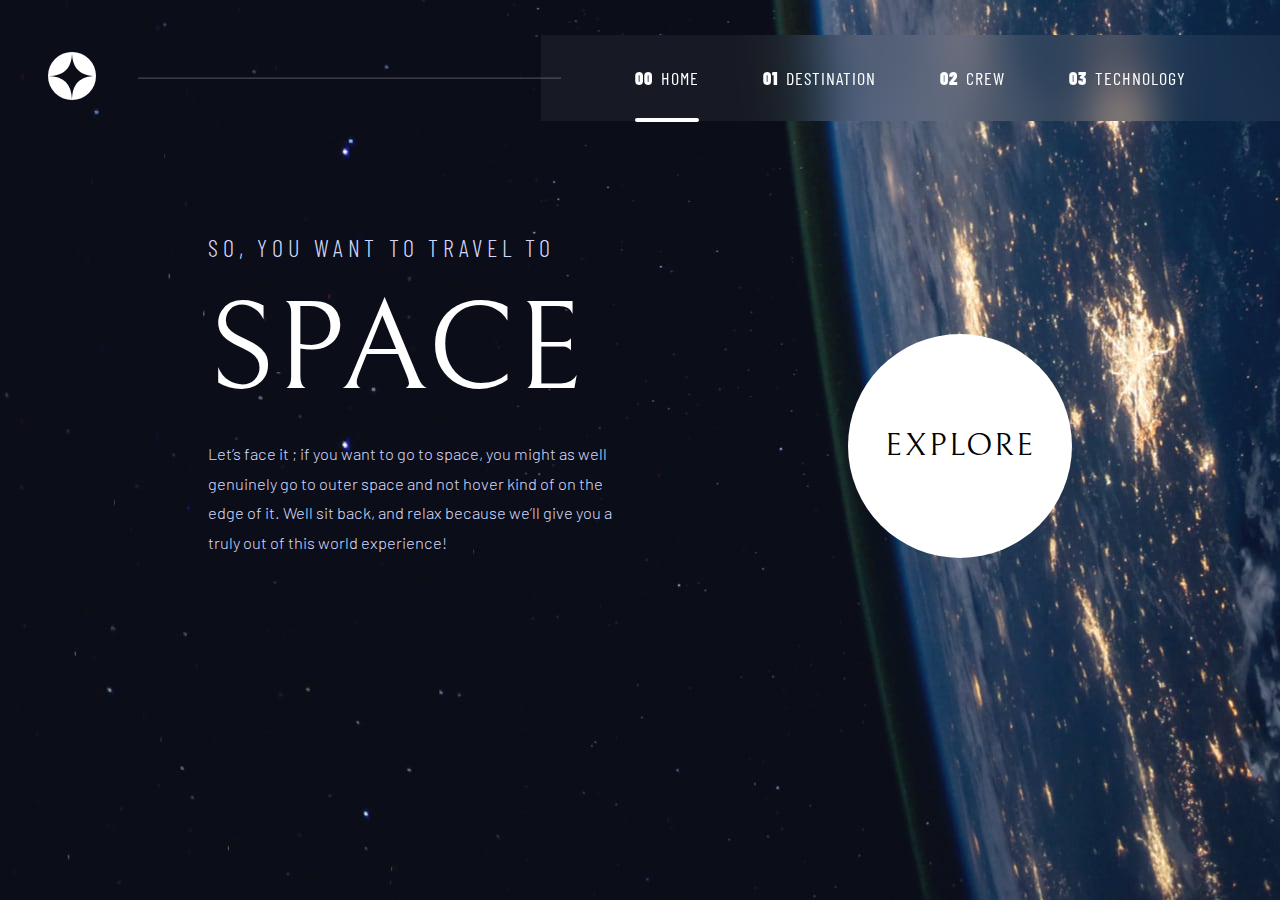
<file: index.html>
<!DOCTYPE html>
<html lang="en">
  <head>
    <meta charset="UTF-8" />
    <meta name="viewport" content="width=device-width, initial-scale=1.0" />

    <link
      rel="icon"
      type="image/png"
      sizes="32x32"
      href="./starter-code/assets/favicon-32x32.png"
    />
    <link rel="stylesheet" href="./css/general.css" />
    <link rel="stylesheet" href="./css/index.css" />
    <link rel="stylesheet" href="./css/font_bg.css" />
    <title>Space tourism</title>
  </head>
  <body>
    <header>
      <div id="logo">
        <a href="./index.html">
          <img src="./starter-code/assets/shared/logo.svg" alt="logo" />
        </a>
      </div>
      <hr />
      <nav>
        <ul>
          <li>
            <a href="index.html"><span> 00 </span> HOME</a>
          </li>
          <li>
            <a href="destination.html"><span> 01 </span> Destination</a>
          </li>
          <li>
            <a href="crew.html"><span> 02 </span> Crew</a>
          </li>
          <li>
            <a href="technology.html"><span> 03 </span> Technology</a>
          </li>
        </ul>
      </nav>
      <img
        id="hamburger"
        onclick="openMenu()"
        src="/starter-code/assets/shared/icon-hamburger.svg"
        alt="hamburger"
      />
    </header>
    <main>
      <div class="leftSection">
        <h3 class="light-blue">So, you want to travel to</h3>
        <h1 class="clr-white">Space</h1>
        <div class="para">
          <p class="light-blue">
            Let&#8217;s face it ; if you want to go to space, you might as well
            genuinely go to outer space and not hover kind of on the edge of it.
            Well sit back, and relax because we&#8217;ll give you a truly out of
            this world experience!
          </p>
        </div>
      </div>
      <div class="rightSection">
        <div class="Explore bg-white">Explore</div>
      </div>
    </main>
  </body>
  <script src="./js/index.js"></script>
</html>
</file>
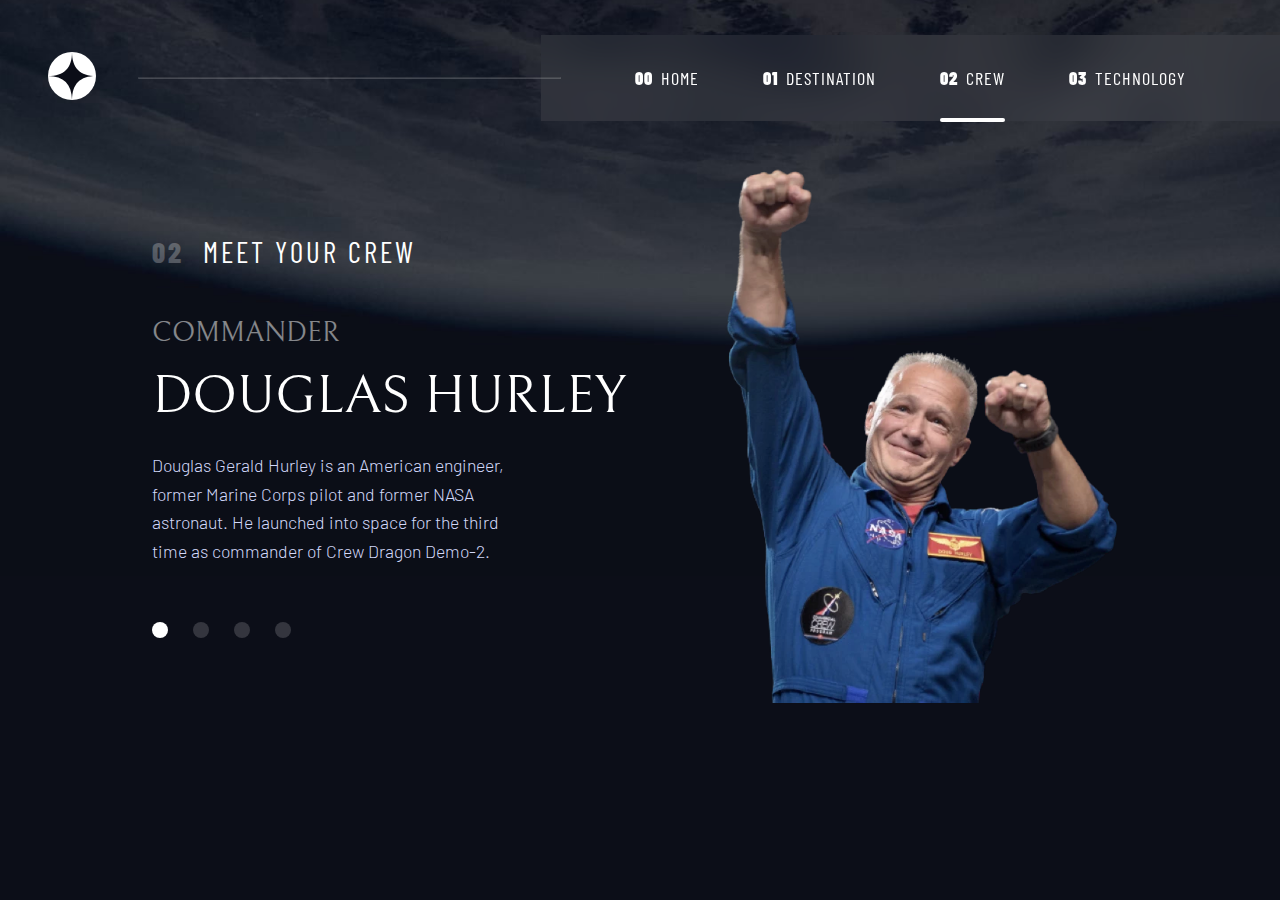
<file: crew.html>
<!DOCTYPE html>
<html lang="en">
  <head>
    <meta charset="UTF-8" />
    <meta name="viewport" content="width=device-width, initial-scale=1.0" />

    <link
      rel="icon"
      type="image/png"
      sizes="32x32"
      href="./starter-code/assets/favicon-32x32.png"
    />
    <link rel="stylesheet" href="./css/general.css" />
    <link rel="stylesheet" href="./css/font_bg.css" />
    <link rel="stylesheet" href="./css/crew.css" />
    <title>Space tourism</title>
  </head>
  <body>
    <header>
      <div id="logo">
        <a href="./index.html">
          <img src="./starter-code/assets/shared/logo.svg" alt="logo" />
        </a>
      </div>
      <hr />
      <nav>
        <ul>
          <li>
            <a href="index.html"><span> 00 </span> HOME</a>
          </li>
          <li>
            <a href="destination.html"><span> 01 </span> Destination</a>
          </li>
          <li>
            <a href="crew.html"><span> 02 </span> Crew</a>
          </li>
          <li>
            <a href="technology.html"><span> 03 </span> Technology</a>
          </li>
        </ul>
      </nav>
      <img
        id="hamburger"
        onclick="openMenu()"
        src="/starter-code/assets/shared/icon-hamburger.svg"
        alt="hamburger"
      />
    </header>
    <main>
      <div class="leftPart">
        <h3 class="crew"><span>02</span> Meet your crew</h3>
        <div class="name-des">
          <h3>Commander</h3>
          <h2>Douglas Hurley</h2>
          <div class="para">
            <p class="light-blue">
              Douglas Gerald Hurley is an American engineer, former Marine Corps
              pilot and former NASA astronaut. He launched into space for the
              third time as commander of Crew Dragon Demo-2.
            </p>
          </div>
          <div class="dots">
            <div class="dot" data-value="0"></div>
            <div class="dot" data-value="2"></div>
            <div class="dot" data-value="1"></div>
            <div class="dot" data-value="3"></div>
          </div>
        </div>
      </div>
      <div id="rightSection">
        <img
          class="rightImg"
          src="./starter-code/assets/crew/image-douglas-hurley.webp"
          alt="hurley"
        />
      </div>
    </main>
  </body>
  <script src="./js/index.js"></script>
  <script src="./js/crew.js"></script>
</html>
</file>
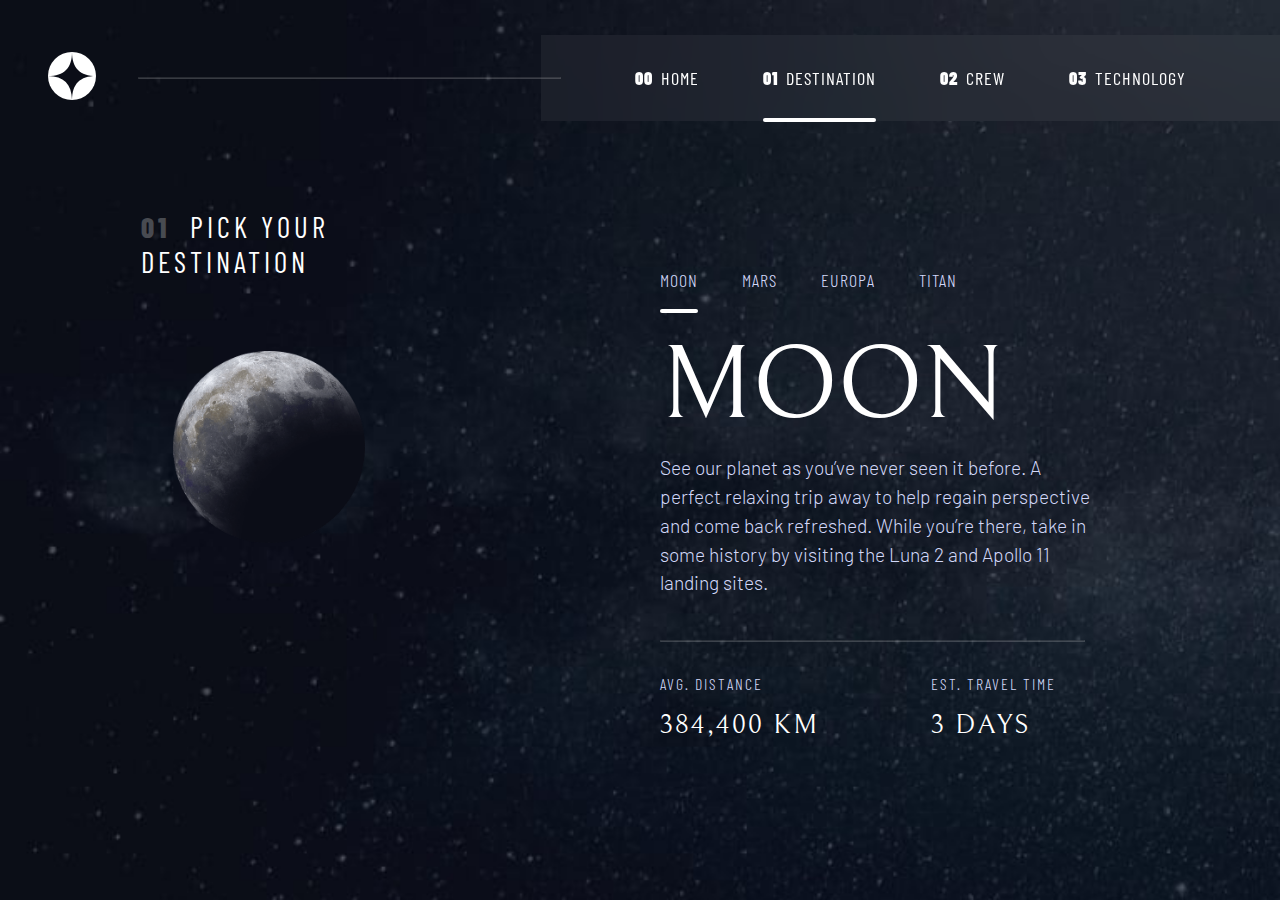
<file: destination.html>
<!DOCTYPE html>
<html lang="en">
  <head>
    <meta charset="UTF-8" />
    <meta name="viewport" content="width=device-width, initial-scale=1.0" />

    <link
      rel="icon"
      type="image/png"
      sizes="32x32"
      href="./starter-code/assets/favicon-32x32.png"
    />
    <link rel="stylesheet" href="./css/destination.css" />
    <link rel="stylesheet" href="./css/general.css" />
    <link rel="stylesheet" href="./css/font_bg.css" />
    <title>Space tourism</title>
  </head>
  <body>
    <header>
      <div id="logo">
        <a href="./index.html">
          <img src="./starter-code/assets/shared/logo.svg" alt="logo" />
        </a>
      </div>
      <hr />
      <nav>
        <ul>
          <li>
            <a href="index.html"><span> 00 </span> HOME</a>
          </li>
          <li>
            <a href="destination.html"><span> 01 </span> Destination</a>
          </li>
          <li>
            <a href="crew.html"><span> 02 </span> Crew</a>
          </li>
          <li>
            <a href="technology.html"><span> 03 </span> Technology</a>
          </li>
        </ul>
      </nav>
      <img
        id="hamburger"
        onclick="openMenu()"
        src="/starter-code/assets/shared/icon-hamburger.svg"
        alt="hamburger"
      />
    </header>
    <main>
      <div class="leftPart">
        <h3><span>01</span> Pick your destination</h3>
        <img
          class="moon"
          src="./starter-code/assets/destination/image-moon.png"
          alt="moon"
        />
      </div>
      <div class="rightPart">
        <ul>
          <li class="planets">
            <a href="#" class="light-blue">Moon</a>
          </li>
          <li class="planets">
            <a href="#" class="light-blue">Mars</a>
          </li>
          <li class="planets">
            <a href="#" class="light-blue">Europa</a>
          </li>
          <li class="planets">
            <a href="#" class="light-blue">Titan</a>
          </li>
        </ul>
        <h2>MOON</h2>
        <div class="para">
          <p class="light-blue description">
            See our planet as you&#8217;ve never seen it before. A perfect
            relaxing trip away to help regain perspective and come back
            refreshed. While you&#8217;re there, take in some history by
            visiting the Luna 2 and Apollo 11 landing sites.
          </p>
        </div>
        <hr />
        <div class="distance-time">
          <div class="distanceInfo info">
            <div class="light-blue">AVG. DISTANCE</div>
            <div class="distance clr-white">384,400 km</div>
          </div>
          <div class="timeInfo info">
            <div class="light-blue">EST. TRAVEL TIME</div>
            <div class="travel clr-white">3 days</div>
          </div>
        </div>
      </div>
    </main>
  </body>
  <script src="./js/index.js"></script>
  <script src="./js/destination.js"></script>
</html>
</file>
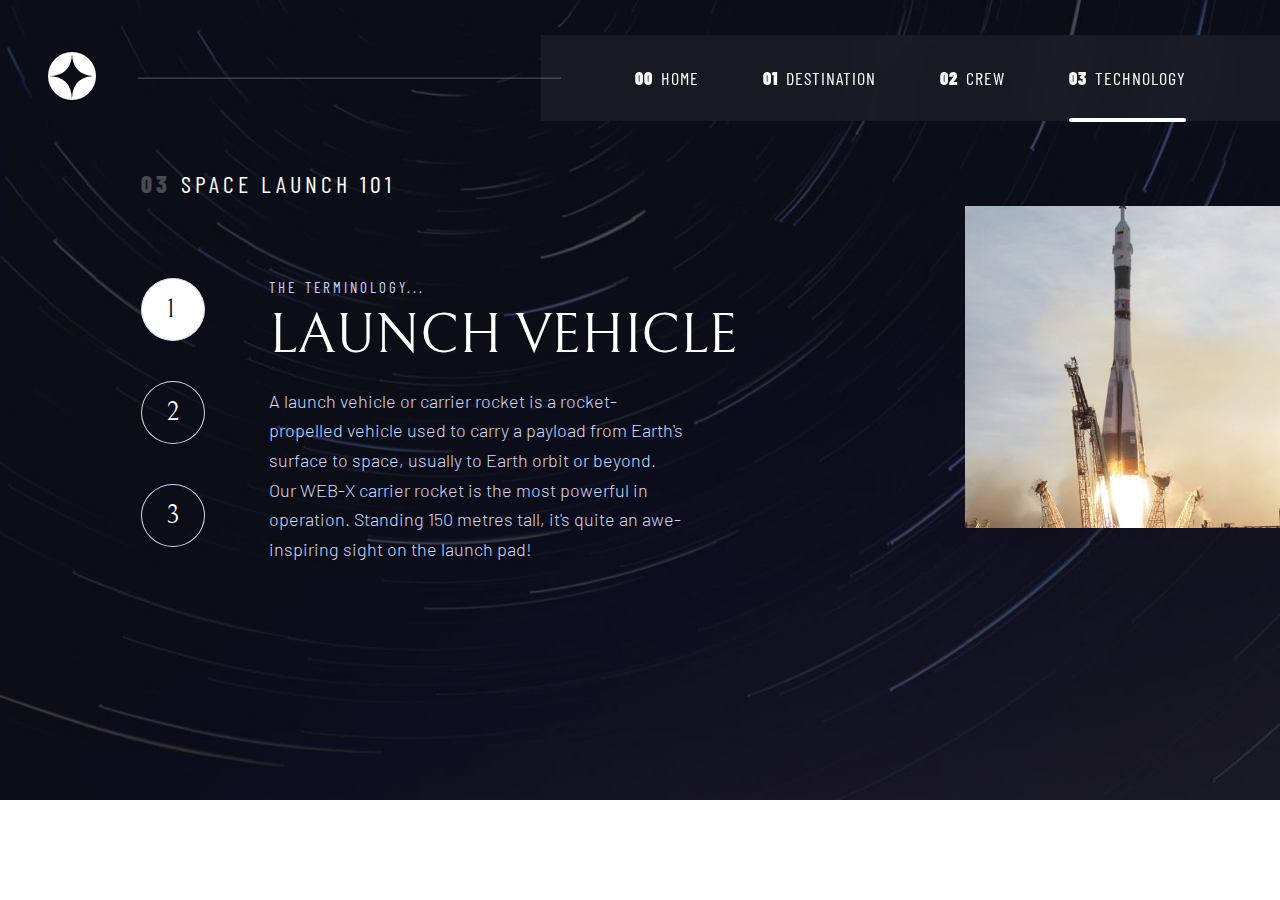
<file: technology.html>
<!DOCTYPE html>
<html lang="en">
  <head>
    <meta charset="UTF-8" />
    <meta name="viewport" content="width=device-width, initial-scale=1.0" />

    <link
      rel="icon"
      type="image/png"
      sizes="32x32"
      href="./starter-code/assets/favicon-32x32.png"
    />
    <link rel="stylesheet" href="./css/general.css" />
    <link rel="stylesheet" href="./css/font_bg.css" />
    <link rel="stylesheet" href="./css/technology.css" />
    <title>Space tourism</title>
  </head>
  <body>
    <header>
      <div id="logo">
        <a href="./index.html">
          <img src="./starter-code/assets/shared/logo.svg" alt="logo" />
        </a>
      </div>
      <hr />
      <nav>
        <ul>
          <li>
            <a href="index.html"><span> 00 </span> HOME</a>
          </li>
          <li>
            <a href="destination.html"><span> 01 </span> Destination</a>
          </li>
          <li>
            <a href="crew.html"><span> 02 </span> Crew</a>
          </li>
          <li>
            <a href="technology.html"><span> 03 </span> Technology</a>
          </li>
        </ul>
      </nav>
      <img
        id="hamburger"
        onclick="openMenu()"
        src="/starter-code/assets/shared/icon-hamburger.svg"
        alt="hamburger"
      />
    </header>
    <main>
      <div class="leftPart">
        <h3 class="technology"><span>03</span>Space launch 101</h3>
        <div class="bodyContent">
          <div class="changeables">
            <div class="numbers">1</div>
            <div class="numbers">2</div>
            <div class="numbers">3</div>
          </div>
          <div class="bodyContentRight">
            <div class="terminology">The terminology...</div>
            <h2>Launch vehicle</h2>
            <div class="para">
              <p class="bio">
                A launch vehicle or carrier rocket is a rocket-propelled vehicle
                used to carry a payload from Earth's surface to space, usually
                to Earth orbit or beyond. Our WEB-X carrier rocket is the most
                powerful in operation. Standing 150 metres tall, it's quite an
                awe-inspiring sight on the launch pad!
              </p>
            </div>
          </div>
        </div>
      </div>
      <div class="rightPart">
        <img
          src="./starter-code/assets/technology/image-launch-vehicle-portrait.jpg"
          alt="vehicle"
        />
      </div>
    </main>
  </body>
  <script src="./js/technology.js"></script>
  <script src="./js/index.js"></script>
</html>
</file>
<file: css/general.css>
* {
  margin: 0;
  padding: 0;
  outline: none;
  box-sizing: border-box;
}

body {
  overflow-x: hidden;
}

/* scrollbar style */

::-webkit-scrollbar {
  width: 10px;
}

::-webkit-scrollbar-track-piece {
  background-color: #fff;
}

::-webkit-scrollbar-thumb {
  outline-offset: -2px;
  outline: 2px solid #fff;
  background-color: #cbcbcb;
  border-radius: 100rem;
  border: 0.1px solid #b7b7b7;
}

::-webkit-scrollbar-thumb:hover {
  background-color: #909090;
}

/* header */

header {
  display: flex;
  position: relative;
  align-items: center;
  padding-left: 1.5rem;
  justify-content: space-between;
  @media (min-width: 1260px) {
    padding: 2.2rem 0 3rem 3rem;
  }
}

#hamburger {
  right: 0;
  z-index: 9999;
  position: absolute;
  margin-right: 2rem;
}

@media (min-width: 631px) {
  nav {
    display: block !important;
  }
  #hamburger {
    display: none;
  }
}

hr {
  width: 33%;
  right: 56.2%;
  z-index: 999;
  display: none;
  position: absolute;
}

@media (min-width: 1260px) {
  hr {
    display: flex;
  }
}

ul {
  display: flex;
  list-style: none;
  justify-content: center;
}

li {
  position: relative;
}

nav {
  display: none;
  @media (min-width: 800px) {
    width: 60%;
  }
}

.show nav {
  display: block;
}

nav ul li:not(:last-child) {
  margin-inline: 0 4rem;
}

nav li {
  padding-block: 2rem;
}

li a::after {
  left: 0;
  top: 96%;
  content: "";
  height: 4px;
  width: 100%;
  position: absolute;
  border-radius: 100vh;
}

a {
  font-size: 18px;
  letter-spacing: 1px;
  text-decoration: none;
  text-transform: uppercase;
}

li a span {
  display: none;
  margin-inline: 0 0.2rem;
  @media (min-width: 1260px) {
    display: inline;
  }
}

/* main */

main {
  display: flex;
}

.leftPart > h3 > span {
  opacity: 0.25;
  font-weight: 800;
  margin-right: 10px;
}

.show {
  display: block;
}

@media (max-width: 986px) {
  main {
    text-align: center;
    align-items: center !important;
    margin-bottom: 4rem;
    flex-direction: column;
  }
}

@media (max-width: 630px) {
  body {
    position: relative;
  }
  header {
    margin-top: 2rem !important;
  }
  nav {
    top: 0;
    right: 0;
    width: 70%;
    z-index: 99;
    height: 100dvh;
    position: fixed;
    padding: 8rem 0 0 2rem;
    flex-direction: column;
  }
  nav ul {
    align-items: center;
    flex-direction: column;
  }
  nav li {
    width: 100%;
    padding-block: 1rem;
  }
  nav li a span {
    display: inline-block;
  }
  nav ul li:not(:last-child) {
    margin-inline: 0;
  }
  nav li a::after {
    right: 0;
    top: 26%;
    left: 98%;
    width: 1.2%;
    height: 45%;
  }
}

@media (max-width: 930px) {
  nav {
    width: 70%;
  }
}
</file>
<file: css/index.css>
body {
  height: 100%;
  background-image: url("../starter-code/assets/home/background-home-desktop.jpg");
  background-size: 100%;
  background-size: cover;
  background-repeat: no-repeat;
}

header {
  margin-block: 0 4rem;
}

li:first-child a:hover::after {
  opacity: 1;
}

li:first-child a::after {
  background-color: var(--White);
}

main {
  display: flex;
  align-items: flex-end;
  justify-content: center;
}

/* Left section */

.leftSection {
  width: 50%;
  display: flex;
  flex-direction: column;
  align-items: flex-start;
}

h3 {
  font-size: 1.52rem;
  letter-spacing: 4.75px;
}

h1 {
  font-weight: 300;
  margin-block: 1rem;
  text-transform: uppercase;
  font-size: clamp(5rem, 8vw + 1.5rem, 9rem);
}

.para p {
  width: 26rem;
  font-size: 1.03rem;
  line-height: 1.85rem;
}

/* Right */

.Explore {
  width: 224px;
  display: flex;
  height: 224px;
  font-size: 2rem;
  border-radius: 50%;
  position: relative;
  align-items: center;
  letter-spacing: 2px;
  justify-content: center;
  text-transform: uppercase;
}

.Explore::before {
  width: 0;
  height: 0;
  content: "";
  opacity: 0.18;
  position: absolute;
  border-radius: 50%;
  transition: all 1s ease-in-out;
  background-color: rgba(255, 255, 255);
}

.Explore:hover::before {
  width: 320px;
  height: 320px;
  cursor: pointer;
}

@media (max-width: 1260px) {
  header {
    margin-bottom: 10rem;
  }
}

@media (min-width: 986px) {
  body {
    height: 100dvh;
  }
}

@media (max-width: 986px) {
  body {
    height: 100%;
    background-image: url("../starter-code/assets/home/background-home-tablet.jpg");
    background-size: 100%;
    background-size: cover;
    background-repeat: no-repeat;
  }
  header {
    margin-bottom: 7rem;
  }
  .leftSection {
    align-items: center;
  }
  main {
    row-gap: 7rem;
  }
  main .leftSection .para {
    width: 28rem;
  }
  main .leftSection .para p {
    width: 100%;
  }
}

@media (max-width: 530px) {
  main .leftSection .para {
    width: 180%;
  }
}
</file>
<file: css/font_bg.css>
@import url("https://fonts.googleapis.com/css2?family=Barlow+Condensed&family=Bellefair&display=swap");

@import url("https://fonts.googleapis.com/css2?family=Barlow:wght@200;300;400&display=swap");

:root {
  /*colors */
  --White: hsl(0, 0%, 100%);
  --bg-black: hsl(230, 35%, 7%);
  --light-shade-blue: hsl(231, 77%, 90%);

  /* font family */
  --Barlow: "Barlow", sans-serif;
  --Bellefair: "Bellefair", sans-serif;
  --Barlow-Condensed: "Barlow Condensed", sans-serif;
}

h1,
h2,
h3,
h4,
h5,
h6 {
  font-weight: 400;
  text-transform: uppercase;
}

h1 {
  font-family: var(--Bellefair);
}

h3 {
  font-family: var(--Barlow-Condensed);
}

a,
a:visited {
  color: var(--White);
  font-family: var(--Barlow-Condensed);
}

li a:hover::after {
  opacity: 0.5;
  background-color: var(--White);
}

li a span {
  font-weight: 900;
  color: var(--White);
}

nav {
  backdrop-filter: blur(1.5rem);
  background: hsla(0, 0%, 100%, 0.05);
}

hr {
  height: 1px;
  opacity: 0.2;
  color: var(--light-shade-blue);
}

.clr-white {
  color: var(--White);
}

.bg-black {
  background-color: var(--bg-black);
}

body .light-blue {
  font-weight: 300;
  color: var(--light-shade-blue);
  font-family: var(--Barlow-Condensed);
}

.para p {
  font-family: var(--Barlow);
}

.bg-white {
  background-color: var(--White);
}

.Explore {
  font-weight: 500;
  font-family: var(--Bellefair);
}

.numbers {
  color: var(--White);
  font-family: var(--Bellefair);
  border: 1px solid var(--light-shade-blue);
}

.bg-color {
  color: var(--bg-black);
  background-color: var(--White);
}

.numbers:hover {
  cursor: pointer;
  border-color: var(--White);
}

.bodyContentRight > div {
  color: var(--light-shade-blue);
  font-family: var(--Barlow-Condensed);
}

.bodyContentRight h2 {
  color: var(--White);
  font-family: var(--Bellefair);
}
</file>
<file: css/crew.css>
body {
  background: url("../starter-code/assets/crew/background-crew-desktop.jpg");
  background-position: 0px -14rem;
  background-repeat: no-repeat;
  background-size: 100%;
  background-color: var(--bg-black);
}

/* nav links */

header {
  @media (max-width: 1260px) {
    margin-bottom: 2rem;
  }
}

li:nth-child(3) a:hover::after {
  opacity: 1;
}

li:nth-child(3) a::after {
  background-color: var(--White);
}

/* main */

main {
  @media (max-width: 1260px) {
    row-gap: 5rem;
    margin-bottom: 0;
    align-items: center;
  }
}

.leftPart {
  width: 45%;
  display: flex;
  margin-left: 9.5rem;
  flex-direction: column;
  justify-content: center;
  @media (max-width: 987px) {
    margin: 0;
    width: 100%;
    align-items: center;
    justify-content: center;
  }
}

.leftPart .name-des {
  display: flex;
  flex-direction: column;
}

.leftPart .crew {
  font-size: 1.8rem;
  color: var(--White);
  letter-spacing: 3px;
  margin: 0 0 3rem 0rem;
  @media (max-width: 1261px) {
    margin-left: 2rem;
  }
}

.leftPart .name-des h3 {
  opacity: 50%;
  font-size: 1.75rem;
  color: var(--White);
  font-family: var(--Bellefair);
}

.leftPart h2 {
  font-size: 3.4rem;
  color: var(--White);
  margin-block: 1rem 0;
  font-family: var(--Bellefair);
}

.leftPart .para {
  margin-block: 1.5rem 3.5rem;
  @media (max-width: 1260px) {
    width: 63%;
  }
}

.dots {
  display: flex;
}

.leftPart .para p {
  width: 70%;
  font-size: 1.1rem;
  line-height: 1.8rem;
  @media (max-width: 1261px) {
    width: 90%;
    text-align: center;
  }
}

@media (max-width: 1261px) {
  .para {
    display: flex;
    justify-content: center;
  }
}

.dot {
  width: 16px;
  height: 16px;
  border-radius: 50%;
  background-color: rgba(255, 255, 255, 0.166);
}

.dot {
  margin-inline: 0 25px;
}

.dot:hover {
  opacity: 0.5;
  cursor: pointer;
  background-color: rgba(255, 255, 255);
}

.dots .bg {
  opacity: 1;
  background-color: var(--White);
}

/* rightPart */

#rightSection {
  width: 50%;
  display: grid;
  justify-content: center;
}

#rightSection img {
  width: 76.2%;
}

.leftPart + img {
  @media (max-width: 1260px) {
    text-align: center;
  }
}

.leftPart + img {
  width: auto;
  height: 28.8rem;
  @media (max-width: 1260px) {
    width: 70%;
  }
}

@media (max-width: 987px) {
  .leftPart .para {
    width: 100%;
  }
  .dots {
    justify-content: center;
  }
  #rightSection img {
    width: 60%;
  }
  #rightSection {
    width: 100%;
    justify-content: center;
  }
}
</file>
<file: css/destination.css>
body {
  background: url("../starter-code/assets/destination/background-destination-tablet.jpg");
  background-repeat: no-repeat;
  background-size: 100%;
  background-size: cover;
}

/* header */

header {
  margin-bottom: 2.5rem;
}

/* nav links */

nav li:nth-child(2) a:hover::after {
  opacity: 1;
}

nav li:nth-child(2) a::after {
  background-color: var(--White);
}

/* main */

main {
  column-gap: 11rem;
  @media (min-width: 987px) {
    margin-inline: 11dvw 0;
  }
}

/* Left Part */

.leftPart {
  width: 85%;
}

h3 {
  width: 100%;
  font-size: 1.8rem;
  color: var(--White);
  letter-spacing: 4px;
  margin-bottom: 4.5rem;
}

.leftPart img {
  width: 12rem;
  animation: rotate 170s linear infinite;
  @media (min-width: 988px) {
    margin-left: 2rem;
  }
}

@keyframes rotate {
  0% {
    transform: rotate(0deg);
  }
  100% {
    transform: rotate(360deg);
  }
}

/* Right Part */

.rightPart {
  display: flex;
  flex-direction: column;
  @media (max-width: 986px) {
    align-items: center;
    justify-content: center;
  }
}

.rightPart ul {
  justify-content: left;
}

.rightPart ul li {
  padding: 20px 0;
  margin: 2.5rem 2.75rem 1rem 0;
}

main .rightPart .afterbg a::after {
  opacity: 1 !important;
  background-color: var(--White);
}

.rightPart h2 {
  font-size: 6.5rem;
  color: var(--White);
  margin-block: 0 0.5rem;
  font-family: var(--Bellefair);
}

.rightPart .para {
  width: 70%;
  margin-bottom: 2.6rem;
}

.rightPart .para p {
  font-size: 1.2rem;
  line-height: 1.8rem;
}

.rightPart hr {
  width: 68.5%;
  position: static;
  margin-bottom: 2rem;
}

.distance-time {
  display: flex;
  column-gap: 7rem;
}

.info > div {
  letter-spacing: 2px;
  margin-bottom: 1rem;
}

.info > div + div {
  font-size: 1.7rem;
  text-transform: uppercase;
  font-family: var(--Bellefair);
}
</file>
<file: css/technology.css>
body {
  background: url("../starter-code/assets/technology/background-technology-desktop.jpg");
  background-repeat: no-repeat;
  background-size: 100%;
  @media (max-width: 986px) {
    background: url("../starter-code/assets/technology/background-technology-tablet.jpg");
  }
}

/* nav links */

li:last-child a:hover::after {
  opacity: 1;
}

li:last-child a::after {
  background-color: var(--White);
}

/* main */

main {
  @media (max-width: 986px) {
    flex-direction: column-reverse;
  }
}

.leftPart {
  margin-left: 11dvw;
}

.leftPart h3 {
  font-size: 1.5rem;
  color: var(--White);
  letter-spacing: 4px;
  margin-bottom: 5rem;
}

.bodyContent {
  display: flex;
  column-gap: 4rem;
  @media (max-width: 986px) {
    column-gap: 0;
    align-items: center;
    flex-direction: column;
  }
}

.changeables {
  @media (max-width: 986px) {
    margin: 0;
    display: flex;
    column-gap: 2rem;
    align-items: center;
    justify-content: center;
  }
}

.numbers {
  font-weight: 500;
  font-size: 1.6rem;
  padding: 16px 25px;
  border-radius: 50%;
}

.numbers:nth-child(even) {
  margin-block: 2.5rem;
}

.bodyContentRight .terminology {
  font-size: 15px;
  word-spacing: 2px;
  letter-spacing: 3px;
  text-transform: uppercase;
}

.bodyContentRight h2 {
  font-size: 3.5rem;
  margin-block: 0.4rem 1.2rem;
}

.para {
  @media (max-width: 986px) {
    display: flex;
    justify-content: center;
  }
}

.para p {
  width: 59.5%;
  font-size: 18px;
  font-weight: 300;
  line-height: 1.85rem;
}

.rightPart {
  width: 70%;
}

main img {
  width: 100%;
  margin-top: 2.3rem;
  object-fit: contain;
  background-repeat: no-repeat;
}
</file>
